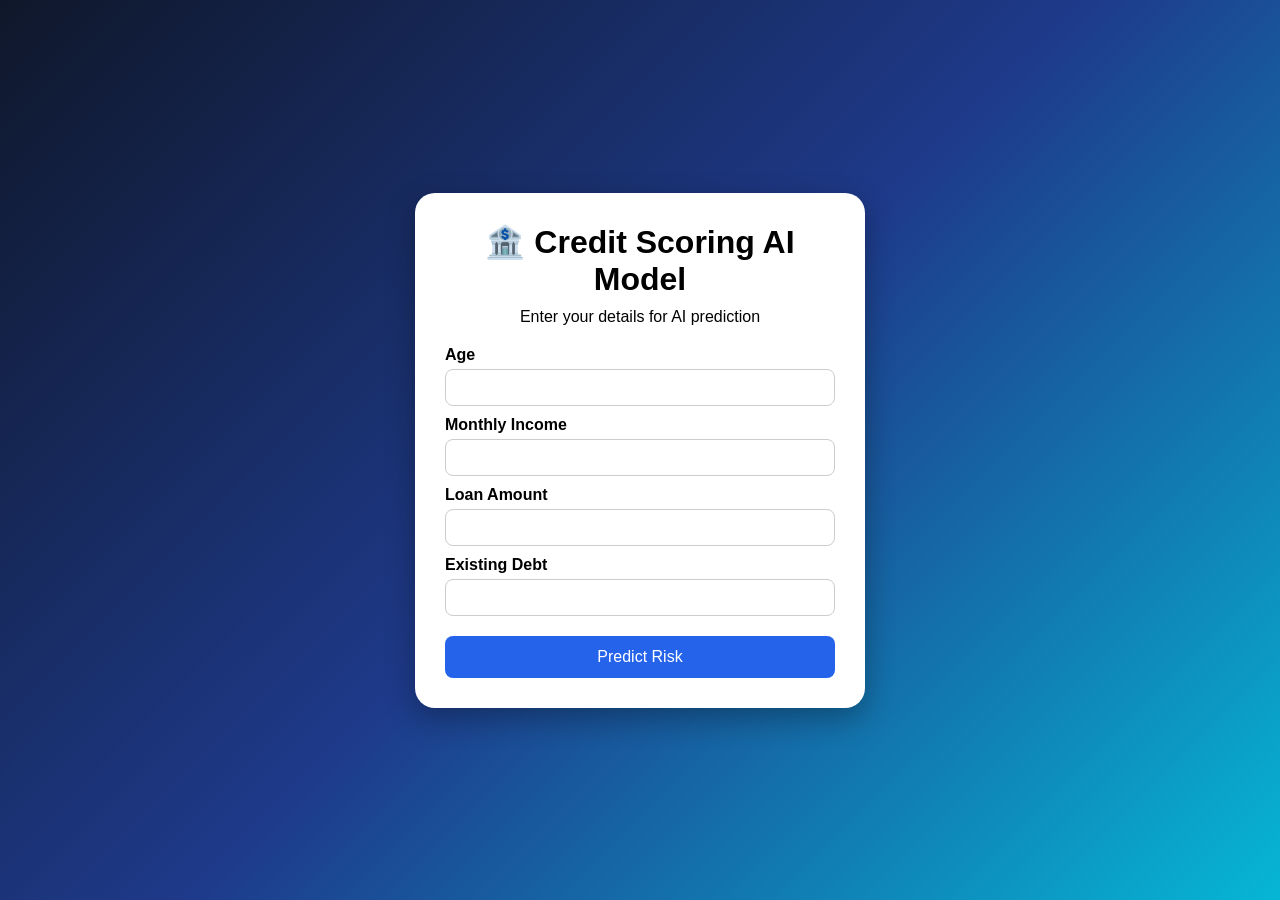
<file: credit-scoring-model/templates/index.html>
<!DOCTYPE html>
<html lang="en">
<head>
    <meta charset="UTF-8">
    <meta name="viewport" content="width=device-width, initial-scale=1.0">
    <title>Credit Scoring AI Model</title>

    <style>
        *{
            margin:0;
            padding:0;
            box-sizing:border-box;
            font-family:Arial,sans-serif;
        }

        body{
            min-height:100vh;
            display:flex;
            justify-content:center;
            align-items:center;
            background:linear-gradient(135deg,#0f172a,#1e3a8a,#06b6d4);
        }

        .container{
            width:450px;
            background:white;
            padding:30px;
            border-radius:20px;
            box-shadow:0 10px 30px rgba(0,0,0,0.3);
        }

        h1{
            text-align:center;
            margin-bottom:10px;
        }

        p{
            text-align:center;
            margin-bottom:20px;
        }

        label{
            display:block;
            margin-top:10px;
            font-weight:bold;
        }

        input{
            width:100%;
            padding:10px;
            margin-top:5px;
            border:1px solid #ccc;
            border-radius:8px;
        }

        button{
            width:100%;
            padding:12px;
            margin-top:20px;
            border:none;
            border-radius:8px;
            background:#2563eb;
            color:white;
            font-size:16px;
            cursor:pointer;
        }
    </style>
</head>

<body>

<div class="container">

    <h1>🏦 Credit Scoring AI Model</h1>
    <p>Enter your details for AI prediction</p>

    <form action="/predict" method="post">

        <label>Age</label>
        <input type="number" name="age" required>

        <label>Monthly Income</label>
        <input type="number" name="income" required>

        <label>Loan Amount</label>
        <input type="number" name="loan" required>

        <label>Existing Debt</label>
        <input type="number" name="debt" required>

        <button type="submit">Predict Risk</button>

    </form>

</div>

</body>
</html>
</file>
